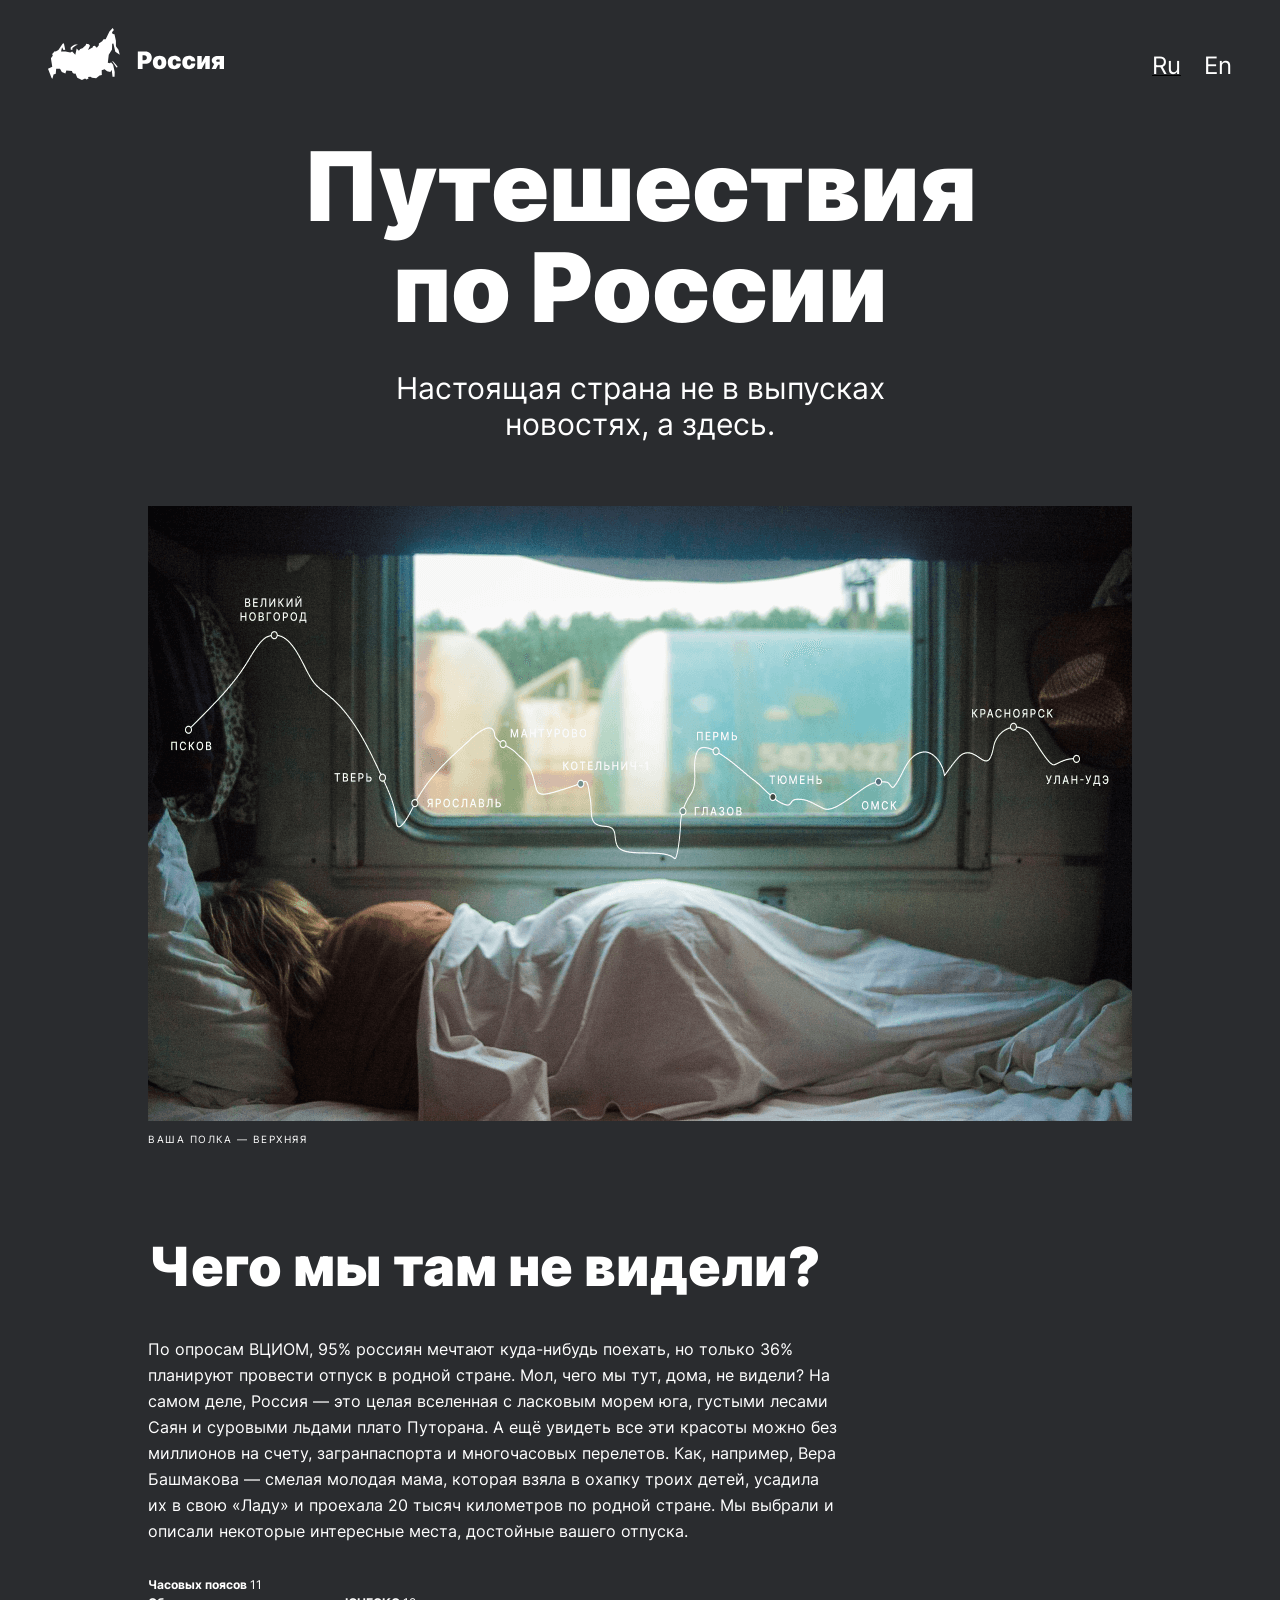
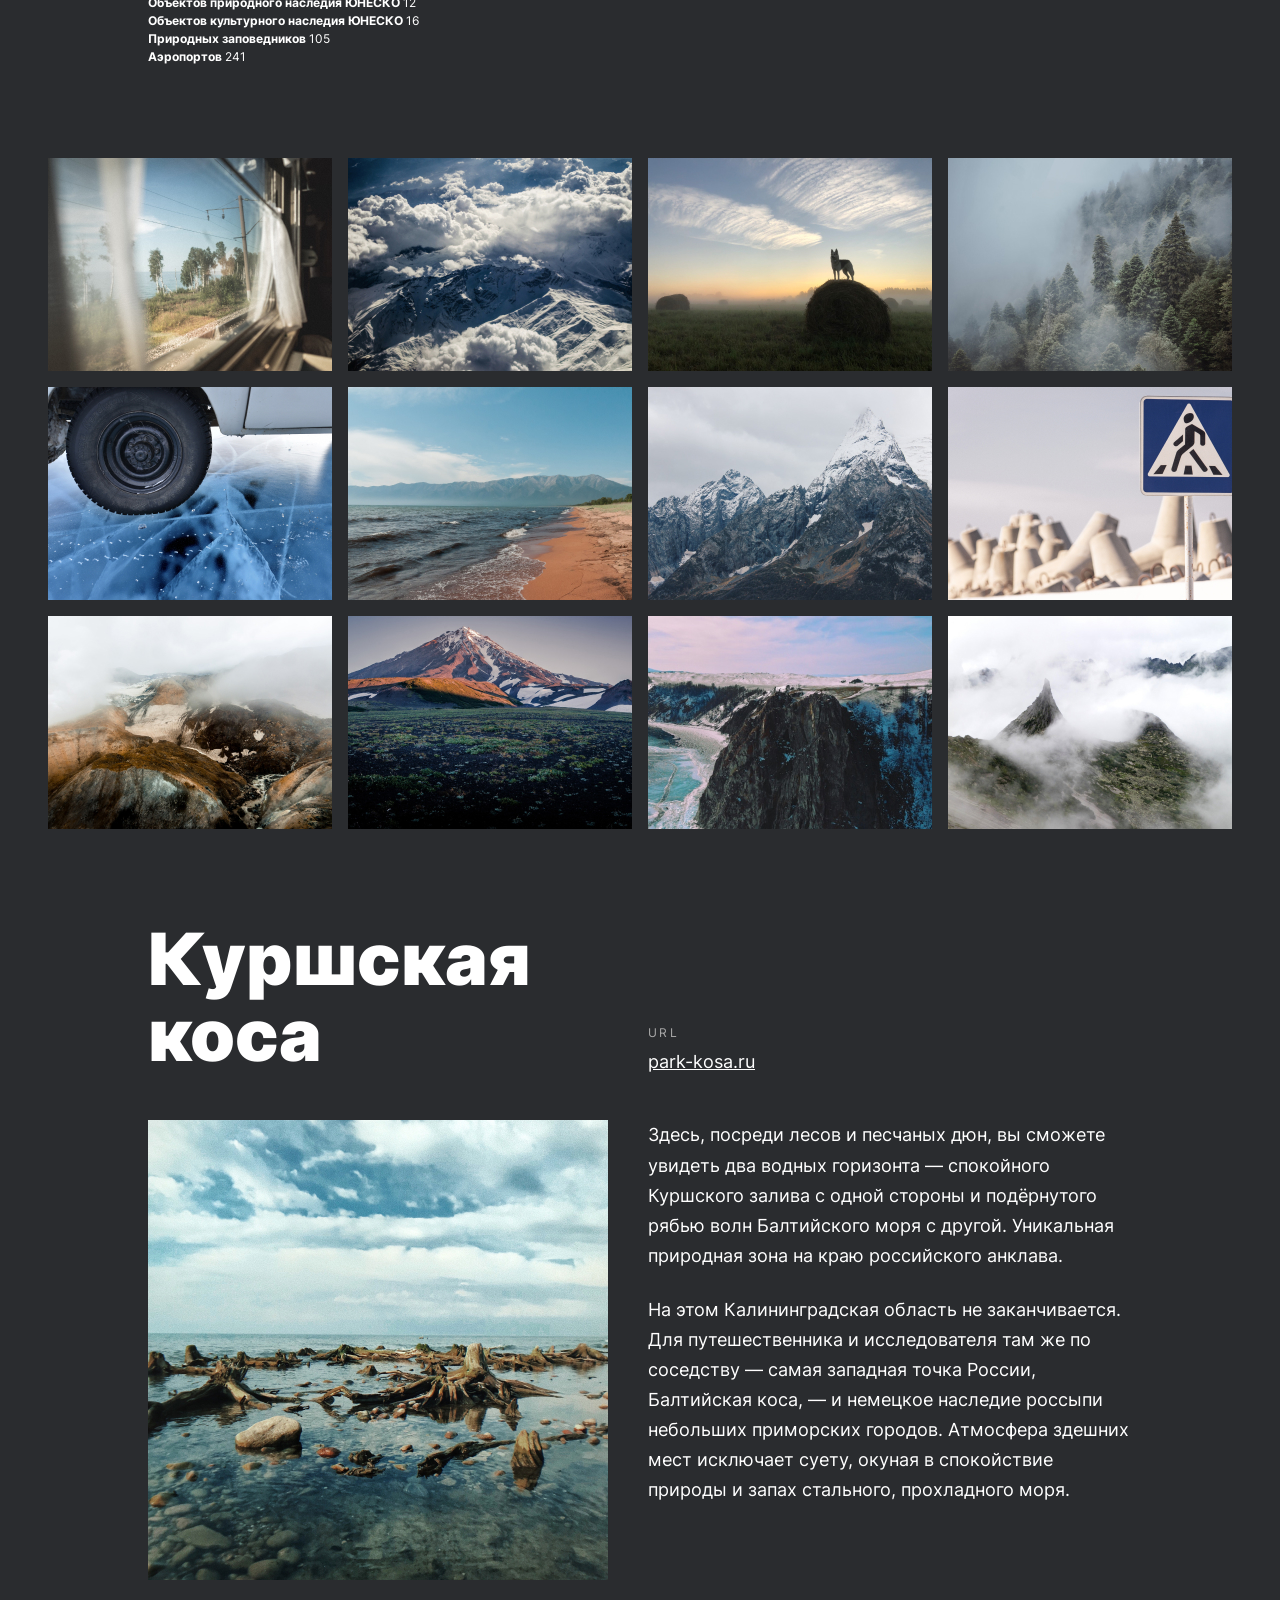
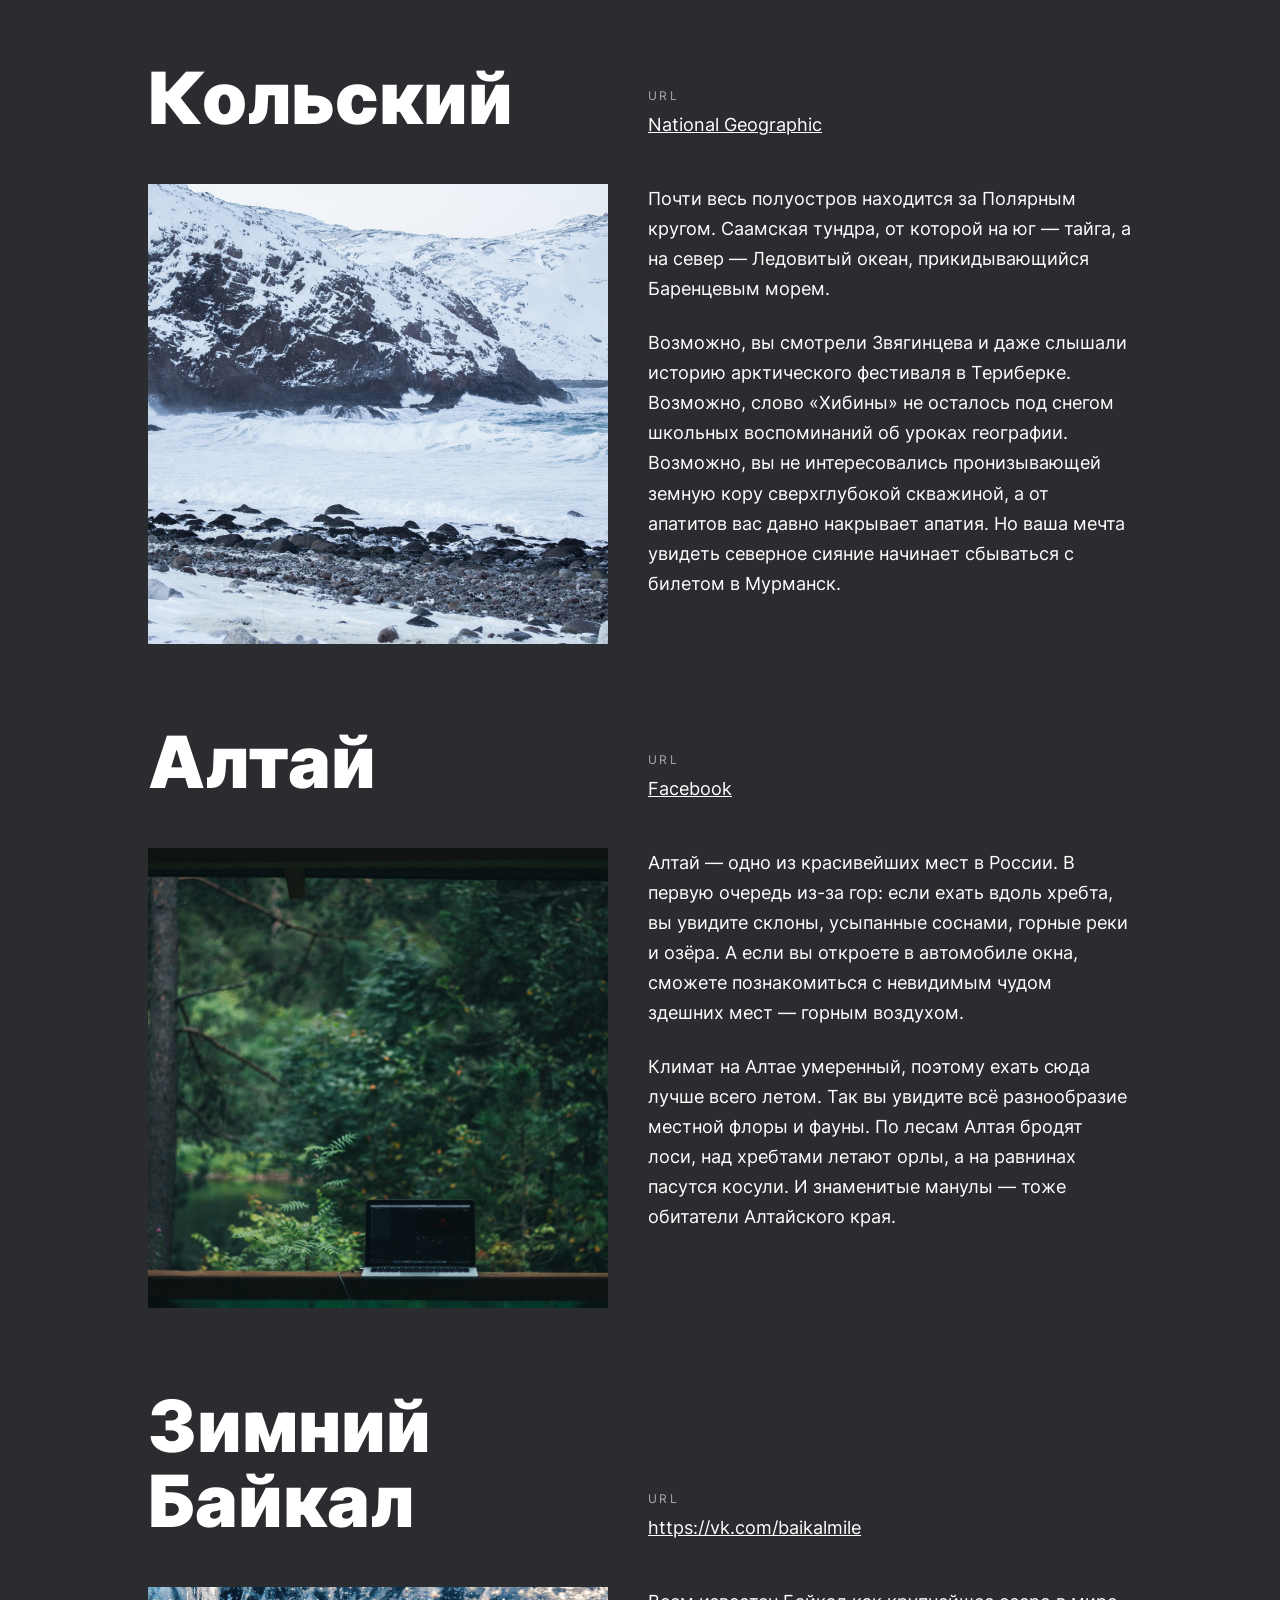
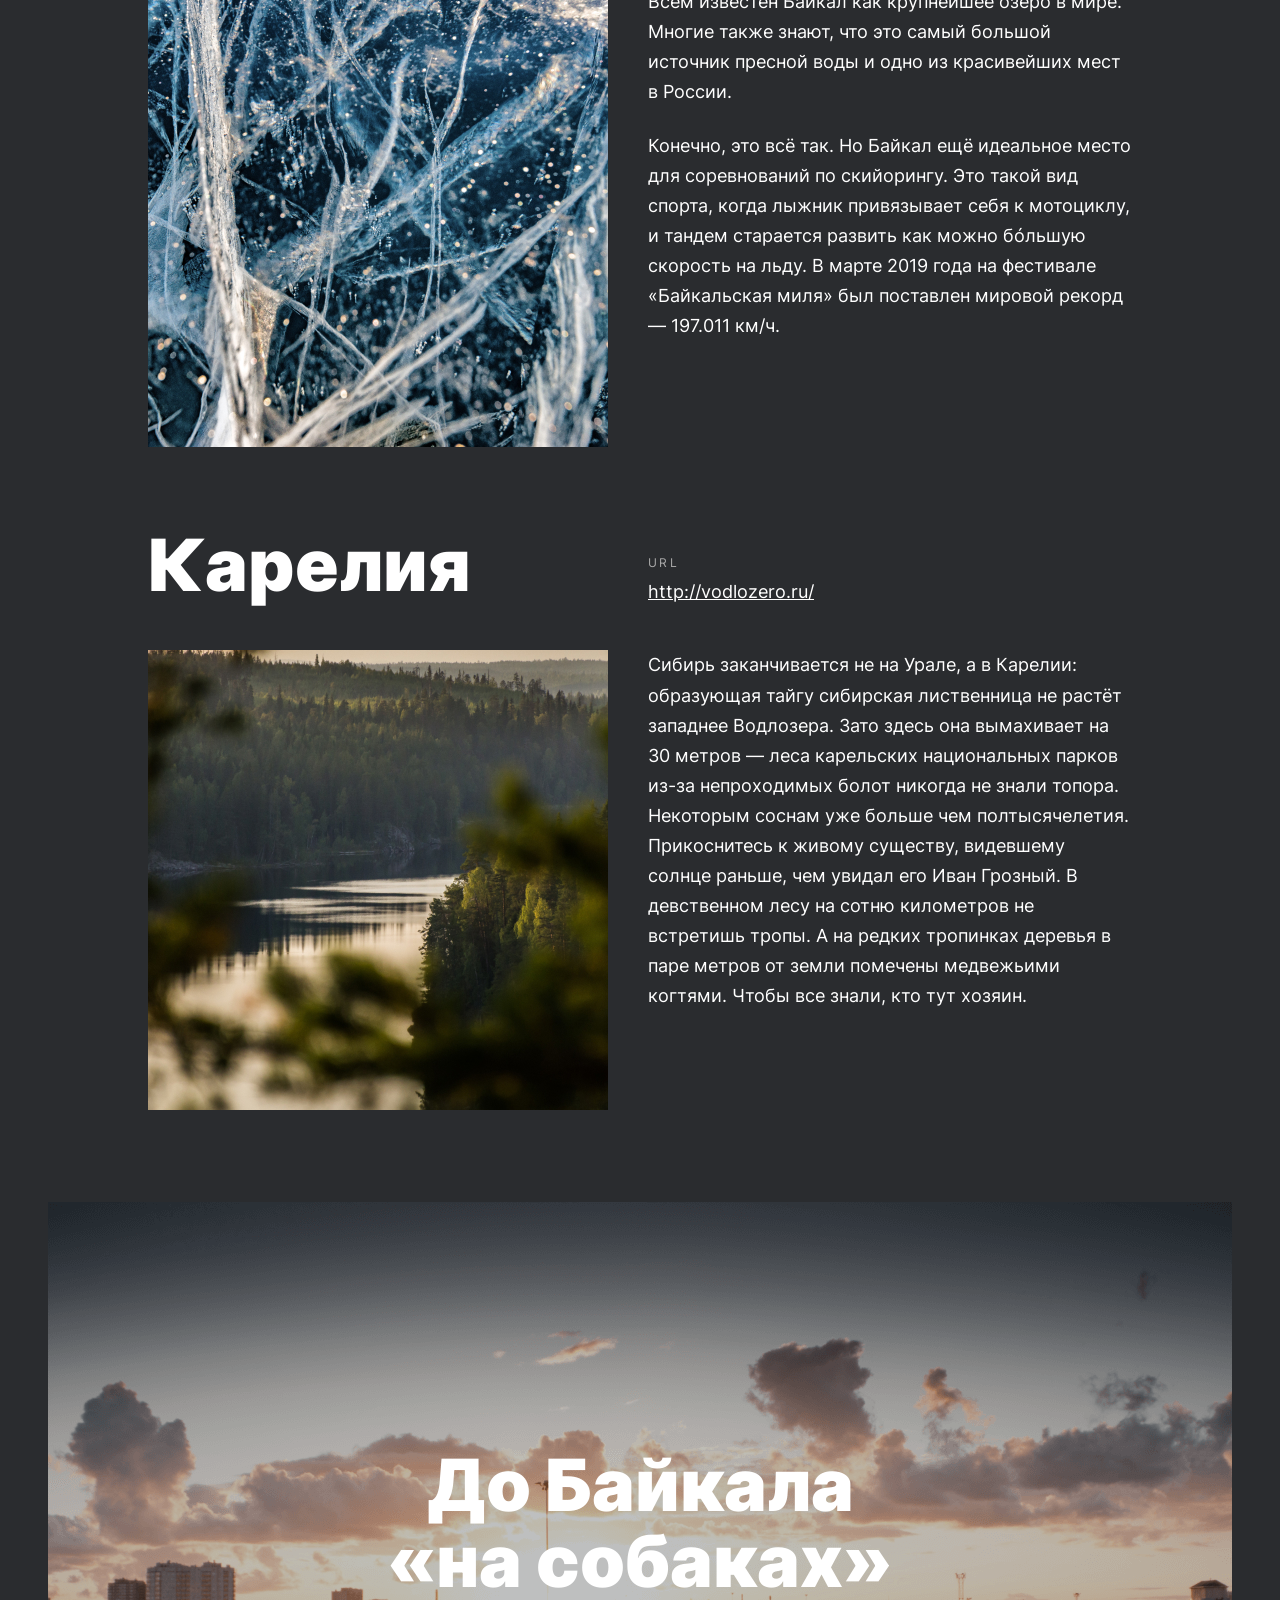
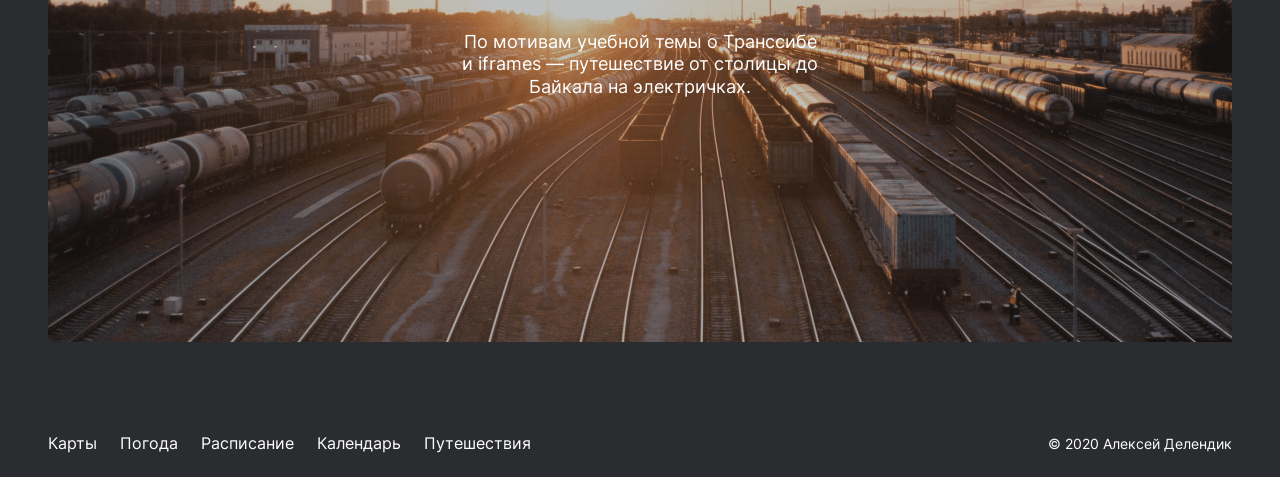
<file: index.html>
<!DOCTYPE html>
<html lang="ru">
<head>
  <meta charset="UTF-8">
  <meta name="viewport" content="width=device-width, initial-scale=1"> 
  <title>Путешествия по России</title>
  <link rel='stylesheet' href="./pages/index.css">
</head>
<body>
  <div class="page">
    <header class="header">
      <div class="header__logo"></div>
      <ul class="header__lang-links">
        <li class="header__lang-item header__lang-item_active"><a href="#" class="header__lang-link transparency">Ru</a></li>
        <li class="header__lang-item"><a href="english.html" class="header__lang-link transparency">En</a></li>
      </ul>
    </header>
    <main class="main">
      <section class="lead">
        <h1 class="lead__title">Путешествия по России</h1>
        <p class="lead__subtitle">Настоящая страна не в выпусках новостях, а здесь.</p>
        <figure class="lead__figure">
          <img src="./images/map_with_route.png" alt="спящий человек на боковушке плацкарта и поверх карта маршрута" class="lead__image">
          <figcaption class="lead__caption">ваша полка — верхняя</figcaption>
        </figure>
      </section>

      <section class="intro">
        <h3 class="intro__title">Чего мы там не&nbsp;видели?</h3>
        <p class="intro__text">По опросам ВЦИОМ, 95% россиян мечтают куда-нибудь поехать, но только 36% планируют 
          провести отпуск в родной стране. Мол, чего мы тут, дома, не видели? На самом деле, Россия — это целая 
          вселенная с ласковым морем юга, густыми лесами Саян и суровыми льдами плато Путорана. А ещё увидеть все 
          эти красоты можно без миллионов на счету, загранпаспорта и многочасовых перелетов. Как, например, Вера 
          Башмакова — смелая молодая мама, которая взяла в охапку троих детей, усадила их в свою «Ладу» и проехала 
          20 тысяч километров по родной стране. Мы выбрали и описали некоторые интересные места, достойные вашего отпуска.</p>
        <ul class="intro__list">
          <li class="intro__list-item">Часовых поясов <span class="intro__list-number">11</span></li>
          <li class="intro__list-item">Объектов природного наследия ЮНЕСКО <span class="intro__list-number">12</span></li>
          <li class="intro__list-item">Объектов культурного наследия ЮНЕСКО <span class="intro__list-number">16</span></li>
          <li class="intro__list-item">Природных заповедников <span class="intro__list-number">105</span></li>
          <li class="intro__list-item">Аэропортов <span class="intro__list-number">241</span></li>
        </ul>
      </section>

      <div class="photo-grid">
        <img src="./images/view_from_the_train.jpg" alt="вид из окна поезда" class="photo-grid__item">
        <img src="./images/tops_of_the_mountines.jpg" alt="виршины гор" class="photo-grid__item">
        <img src="./images/wolf_on_the_rock.jpg" alt="волк на скале" class="photo-grid__item">
        <img src="./images/trees_in_the_fog.jpg" alt="деревья в тумане" class="photo-grid__item">
        <img src="./images/the_wheel_of_a_car_on_ice.jpg" alt="колесо манины на льду" class="photo-grid__item">
        <img src="./images/ocean.jpg" alt="океан" class="photo-grid__item">
        <img src="./images/mountines.jpg" alt="горы" class="photo-grid__item">
        <img src="./images/pedestrian_crossing_sign.jpg" alt="знак пешеходного перехода" class="photo-grid__item">
        <img src="./images/descent_from_the_mountain.jpg" alt="спуск с горы" class="photo-grid__item">
        <img src="./images/mountin_with_field.jpg" alt="поле и горы на заднем плане" class="photo-grid__item">
        <img src="./images/rock_and_part_of_the_ocean.jpg" alt="скала и кусок океана" class="photo-grid__item">
        <img src="./images/tops_of_the_mountines_in_the_fog.jpg" alt="вершины гор в тумане" class="photo-grid__item">
      </div>

      <div class="places">
        <article class="place">
          <h4 class="place__title">Куршская коса</h4>
          <div class="place__website">
            <p class="place__url-heading">URL</p>
            <a href="http://park-kosa.ru" target="_blank" class="place__link transparency">park-kosa.ru</a>
          </div>
          <img src="./images/kurshskaya_kosa.jpg" alt="Куршская коса" class="place__image">
          <div class="place__paragraphs">
            <p class="place__paragraph">Здесь, посреди лесов и песчаных дюн, вы сможете увидеть два водных горизонта — 
              спокойного Куршского залива с одной стороны и подёрнутого рябью волн Балтийского моря с другой. Уникальная 
              природная зона на краю российского анклава.</p>
            <p class="place__paragraph">На этом Калининградская область не заканчивается. Для путешественника и 
              исследователя там же по соседству — самая западная точка России, Балтийская коса, — и немецкое наследие 
              россыпи небольших приморских городов. Атмосфера здешних мест исключает суету, окуная в спокойствие природы 
              и запах стального, прохладного моря.</p>
          </div>
        </article>
        <article class="place">
          <h4 class="place__title">Кольский</h4>
          <div class="place__website">
            <p class="place__url-heading">URL</p>
            <a href="https://yourshot.nationalgeographic.com/photos/?keywords=kolskiy" target="_blank" class="place__link transparency">National Geographic</a>
          </div>
          <img src="./images/kolskiy.jpg" alt="скалы в снегу" class="place__image">
          <div class="place__paragraphs">
            <p class="place__paragraph">Почти весь полуостров находится за Полярным кругом. Саамская тундра, от которой на юг — 
              тайга, а на север — Ледовитый океан, прикидывающийся Баренцевым морем.</p>
            <p class="place__paragraph">Возможно, вы смотрели Звягинцева и даже слышали историю арктического фестиваля в Териберке. 
              Возможно, слово «Хибины» не осталось под снегом школьных воспоминаний об уроках географии. Возможно, вы не интересовались 
              пронизывающей земную кору сверхглубокой скважиной, а от апатитов вас давно накрывает апатия. Но ваша мечта увидеть северное 
              сияние начинает сбываться с билетом в Мурманск.</p>
          </div>
        </article>
        <article class="place">
          <h4 class="place__title">Алтай</h4>
          <div class="place__website">
            <p class="place__url-heading">URL</p>
            <a href="https://www.facebook.com/vera.bashmakova/posts/10156011613718822" target="_blank" class="place__link transparency">Facebook</a>
          </div>
          <img src="./images/altay.jpg" alt="лес" class="place__image">
          <div class="place__paragraphs">
            <p class="place__paragraph">Алтай — одно из красивейших мест в России. 
              В первую очередь из-за гор: если ехать вдоль хребта, вы увидите склоны, усыпанные соснами, горные реки и озёра. 
              А если вы откроете в автомобиле окна, сможете познакомиться с невидимым чудом здешних мест — горным воздухом.</p>
            <p class="place__paragraph">Климат на Алтае умеренный, поэтому ехать сюда лучше всего летом. Так вы увидите всё разнообразие 
              местной флоры и фауны. По лесам Алтая бродят лоси, над хребтами летают орлы, а на равнинах пасутся косули. И знаменитые 
              манулы — тоже обитатели Алтайского края.</p>
          </div>
        </article>
        <article class="place">
          <h4 class="place__title">Зимний Байкал</h4>
          <div class="place__website">
            <p class="place__url-heading">URL</p>
            <a href="https://vk.com/baikalmile" target="_blank" class="place__link transparency">https://vk.com/baikalmile</a>
          </div>
          <img src="./images/winter_baykal.jpg" alt="лёд" class="place__image">
          <div class="place__paragraphs">
            <p class="place__paragraph">Всем известен Байкал как крупнейшее озеро 
              в мире. Многие также знают, что это самый большой источник пресной воды и одно из красивейших мест в России.</p>
            <p class="place__paragraph">Конечно, это всё так. Но Байкал ещё идеальное место для соревнований по скийорингу. Это такой 
              вид спорта, когда лыжник привязывает себя к мотоциклу, и тандем старается развить как можно бóльшую скорость на льду. 
              В марте 2019 года на фестивале «Байкальская миля» был поставлен мировой рекорд — 197.011 км/ч.</p>
          </div>
        </article>
        <article class="place">
          <h4 class="place__title">Карелия</h4>
          <div class="place__website">
            <p class="place__url-heading">URL</p>
            <a href="http://vodlozero.ru/" target="_blank" class="place__link transparency">http://vodlozero.ru/</a>
          </div>
          <img src="./images/kareliya.jpg" alt="озеро в лесу" class="place__image">
          <div class="place__paragraphs">
            <p class="place__paragraph">Сибирь заканчивается не на Урале, а в Карелии: образующая тайгу сибирская лиственница не растёт западнее Водлозера. 
              Зато здесь она вымахивает на 30 метров — леса карельских национальных парков из-за непроходимых болот никогда не знали топора. Некоторым 
              соснам уже больше чем полтысячелетия. Прикоснитесь к живому существу, видевшему солнце раньше, чем увидал его Иван Грозный. 
              В девственном лесу на сотню километров не встретишь тропы. А на редких тропинках деревья 
              в паре метров от земли помечены медвежьими когтями. Чтобы все знали, кто тут хозяин.</p>
          </div>
        </article>
      </div>

      <section class="cover">
        <a href="https://stampsy.com/na-elektrichkakh-do-baikala" target="_blank" class="cover__link">
          <h4 class="cover__title">До Байкала «на&nbsp;собаках»</h4>
          <p class="cover__subtitle">По мотивам учебной темы о Транссибе и iframes — путешествие от столицы до Байкала на 
              электричках.</p>
        </a>
      </section>
    </main>
    <footer class="footer">
      <nav class="footer__navigation">
        <ul class="footer__links">
          <li class="footer__item"><a href="https://yandex.ru/maps" target="_blank" class="footer__link transparency">Карты</a></li>
          <li class="footer__item"><a href="https://yandex.ru/pogoda" target="_blank" class="footer__link transparency">Погода</a></li>
          <li class="footer__item"><a href="https://rasp.yandex.ru" target="_blank" class="footer__link transparency">Расписание</a></li>
          <li class="footer__item"><a href="https://calendar.yandex.ru" target="_blank" class="footer__link transparency">Календарь</a></li>
          <li class="footer__item"><a href="https://travel.yandex.ru" target="_blank" class="footer__link transparency">Путешествия</a></li>
        </ul>
      </nav>
      <p class="footer__copyright">
        &copy; 2020 Алексей Делендик
      </p>
    </footer>
  </div>
</body>
</html>
</file>
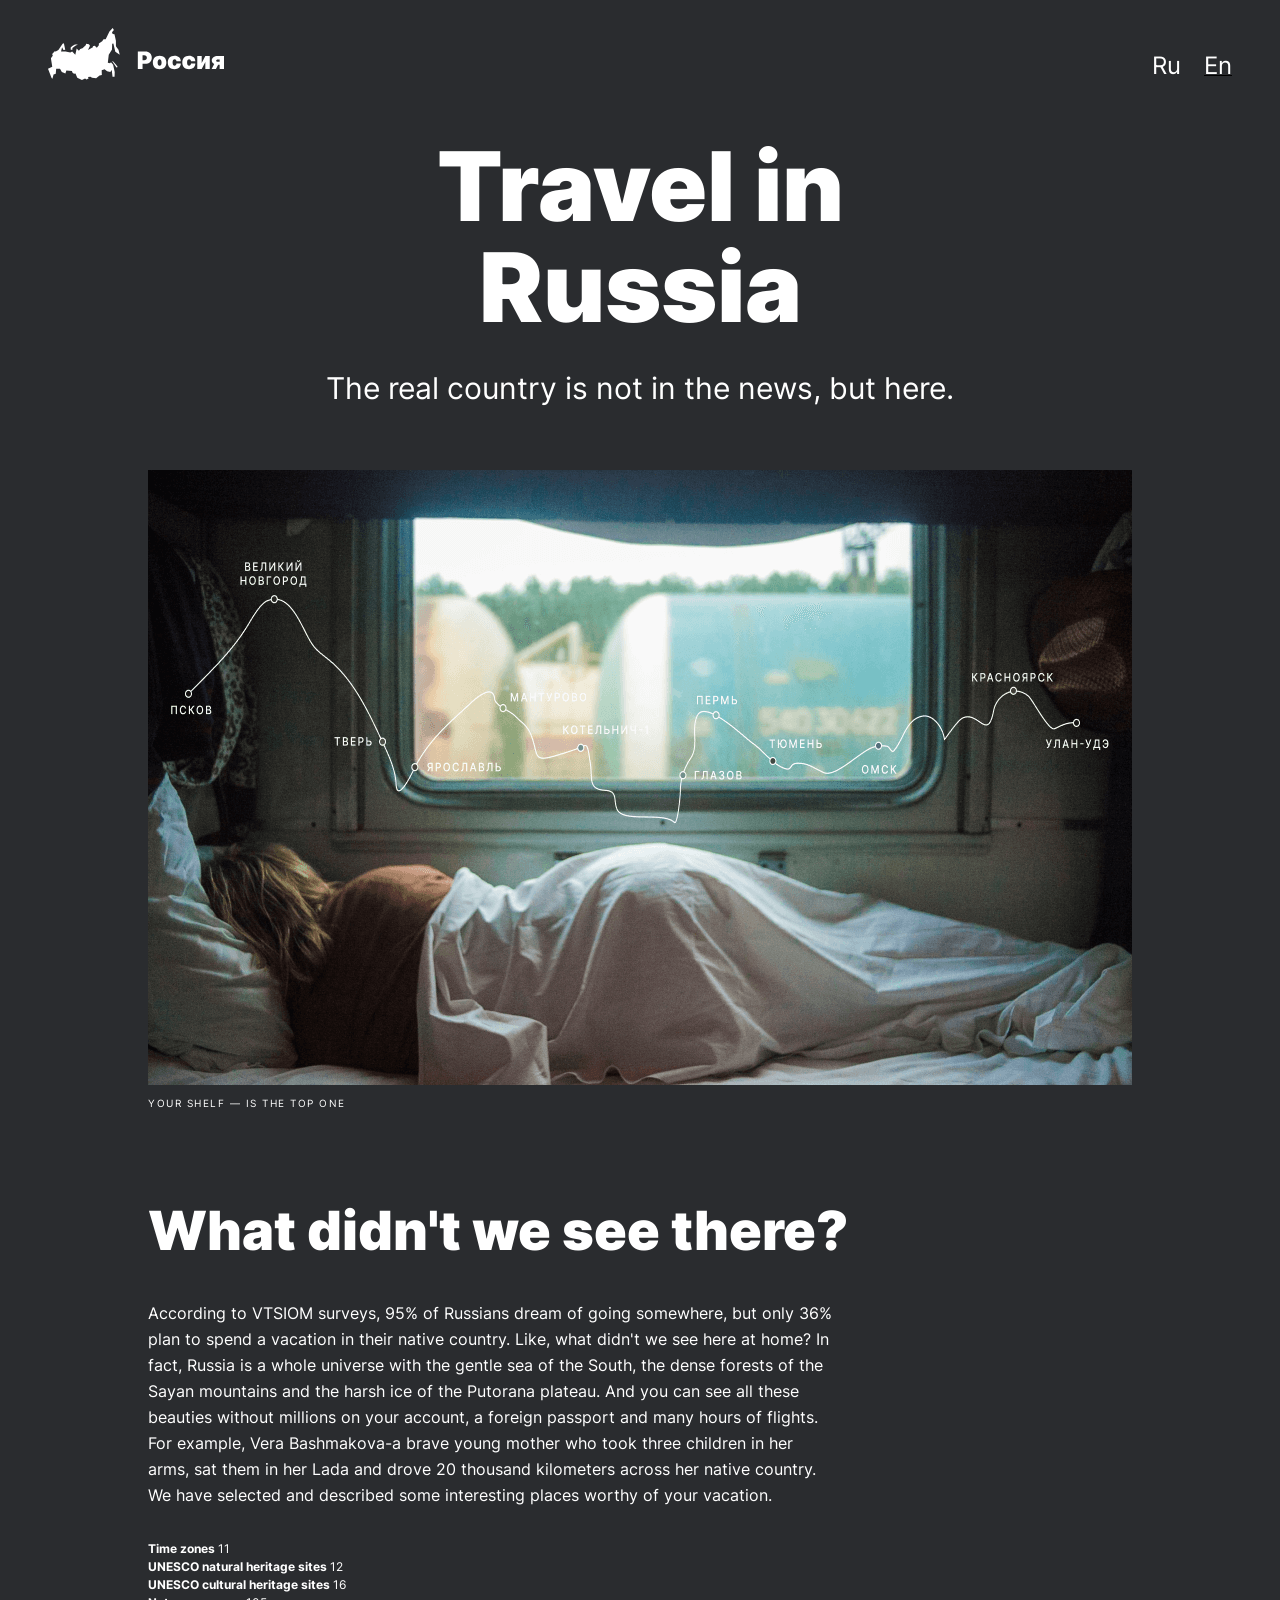
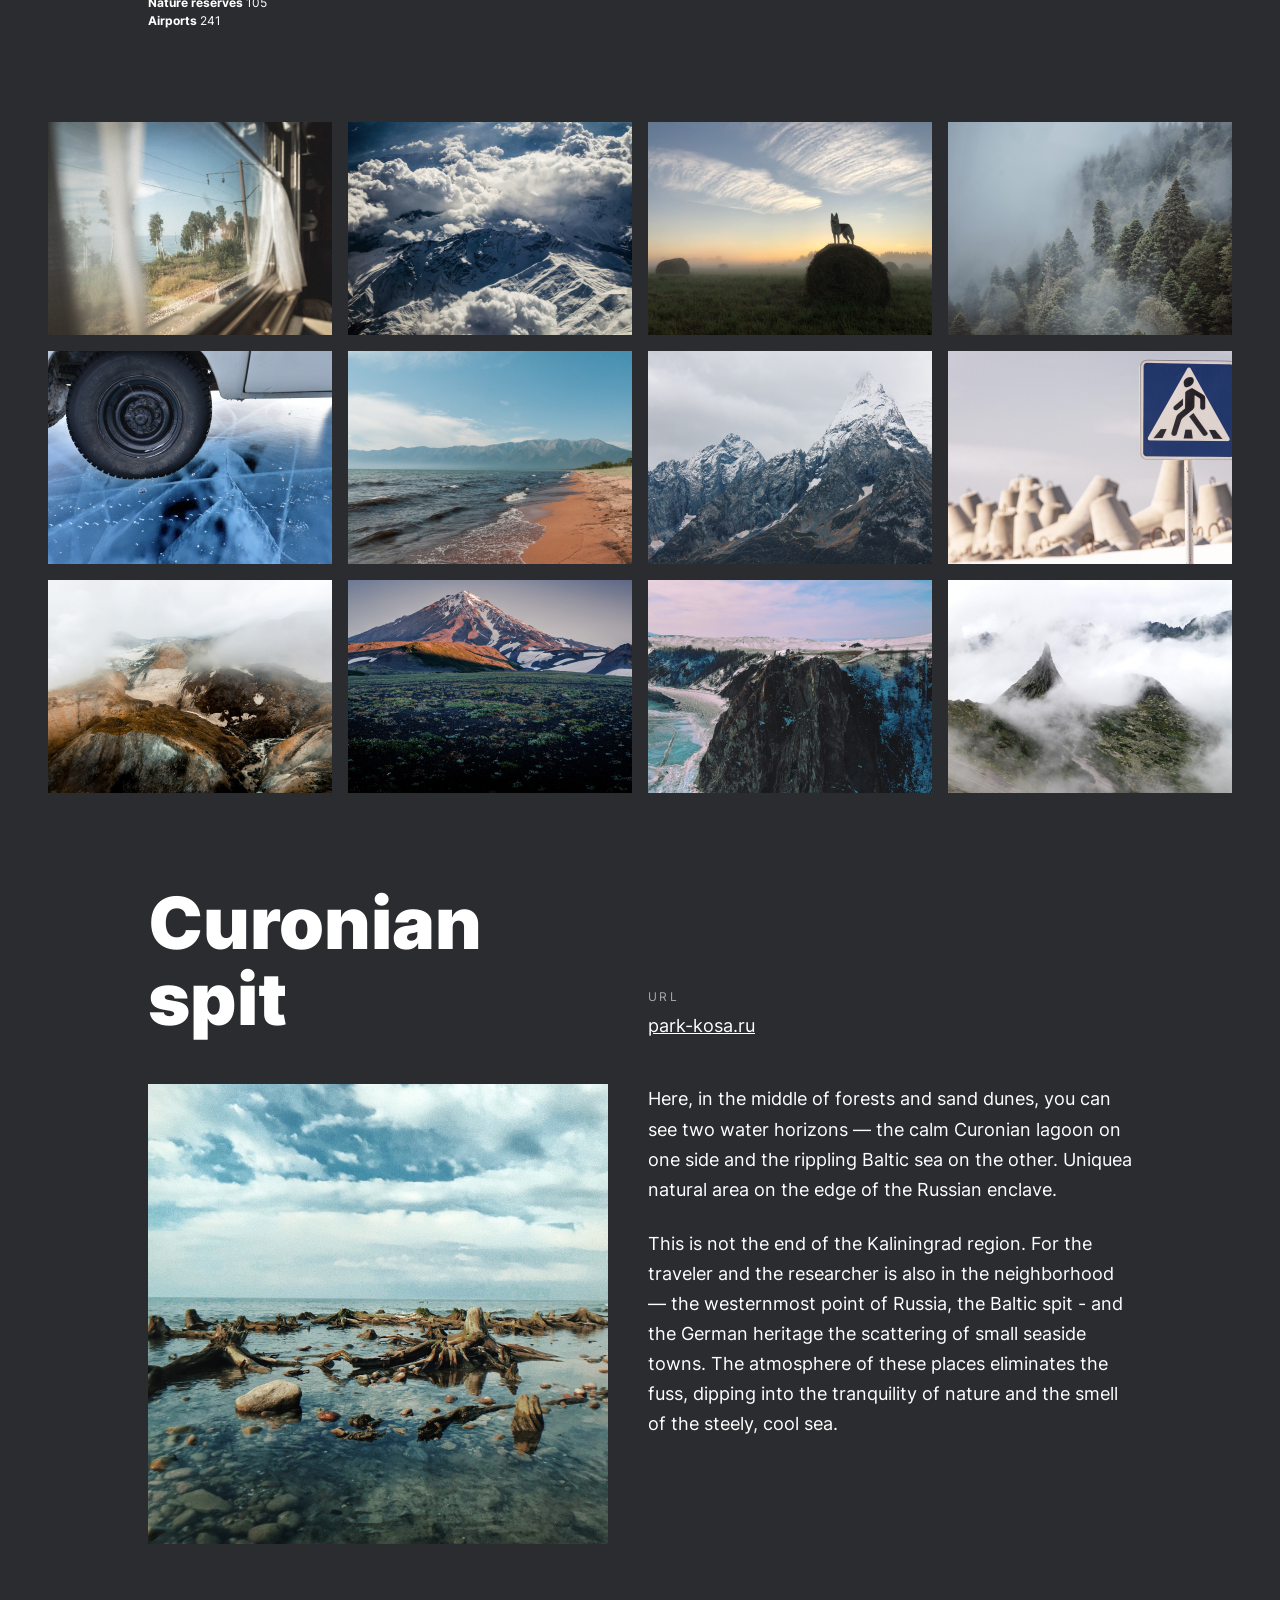
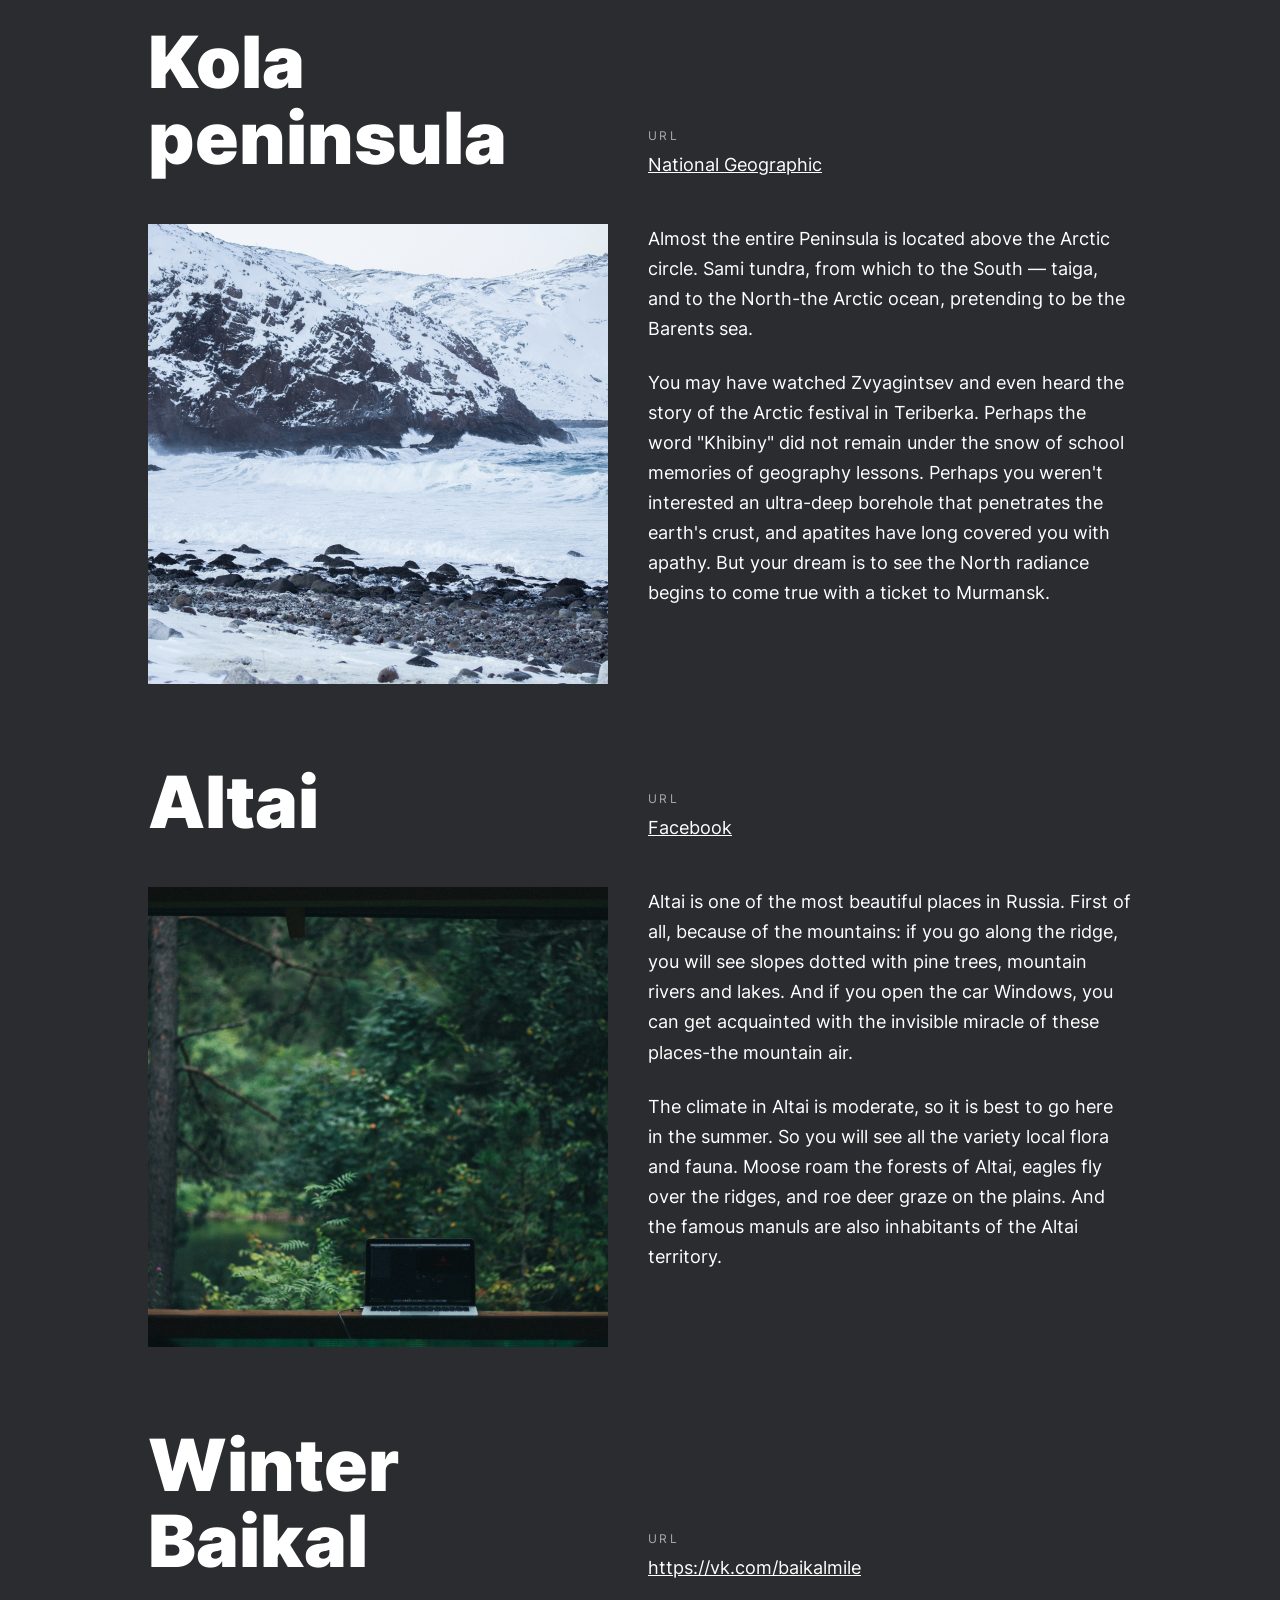
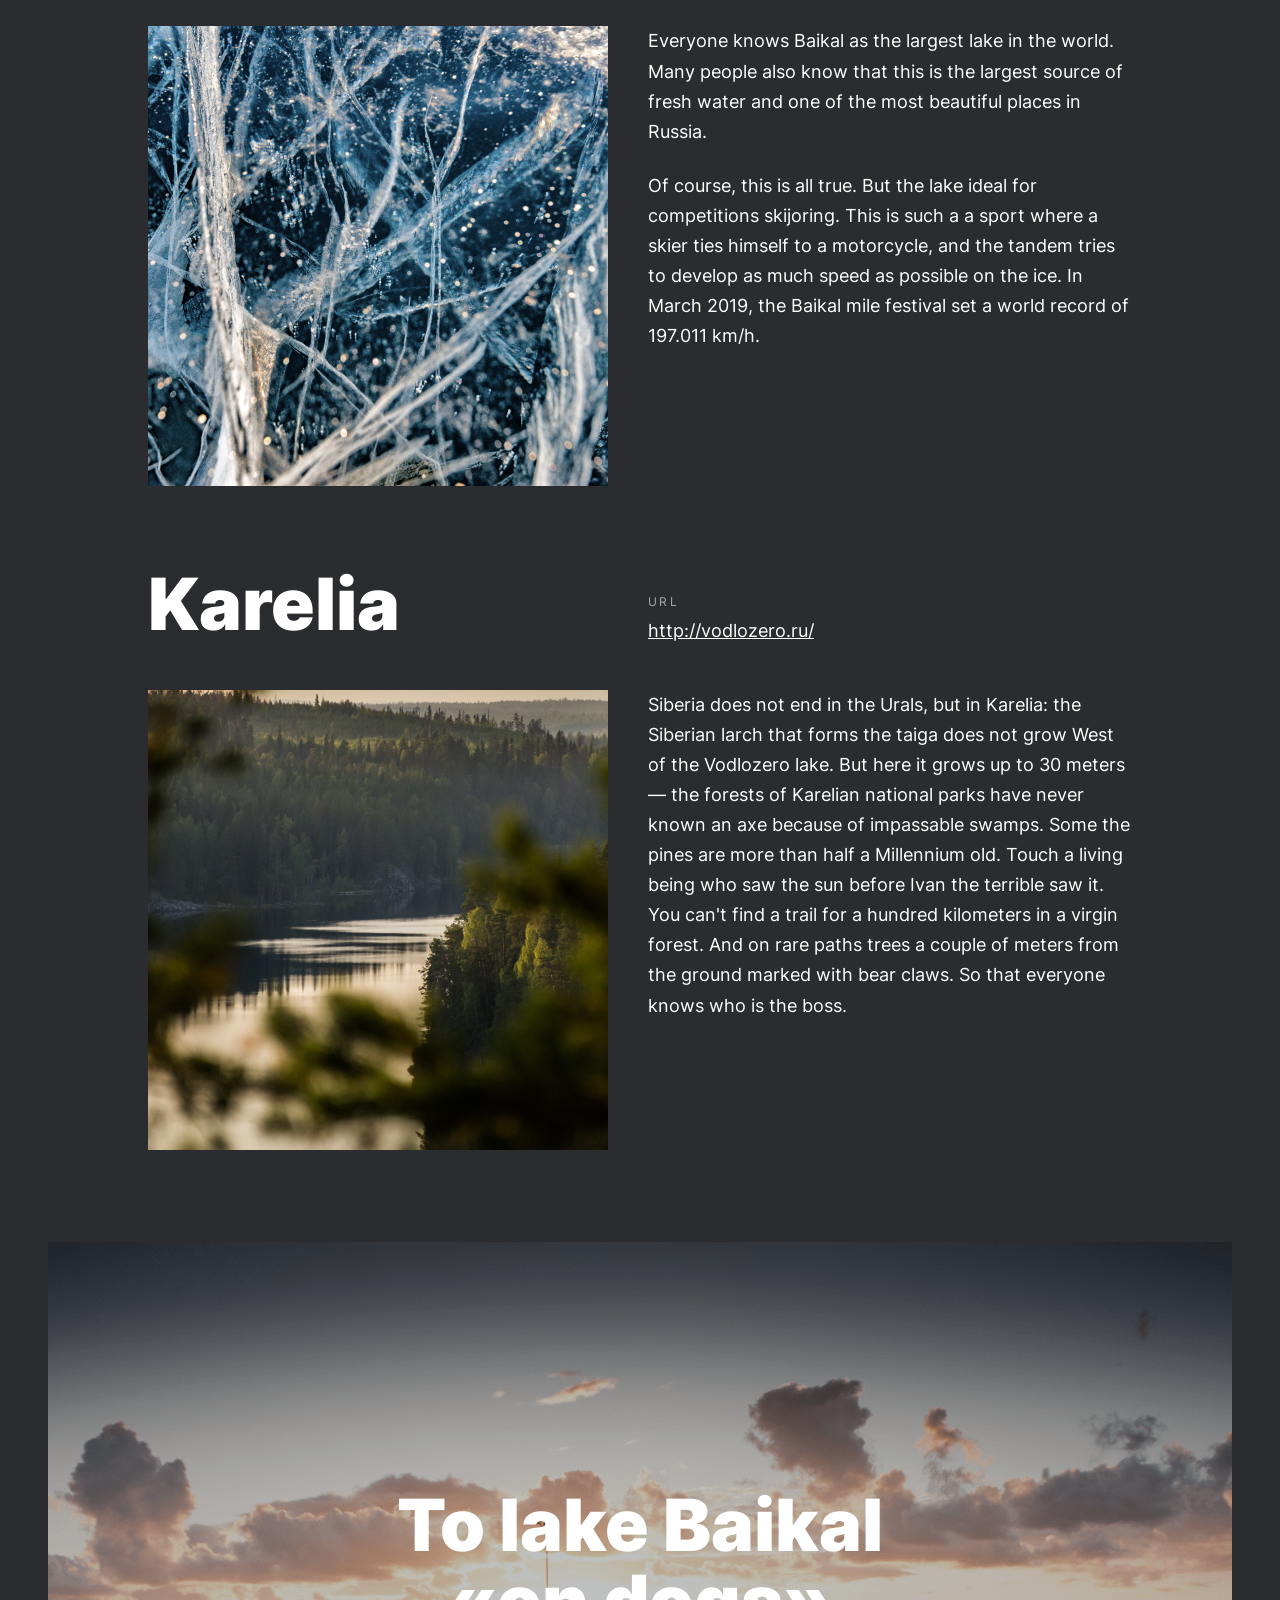
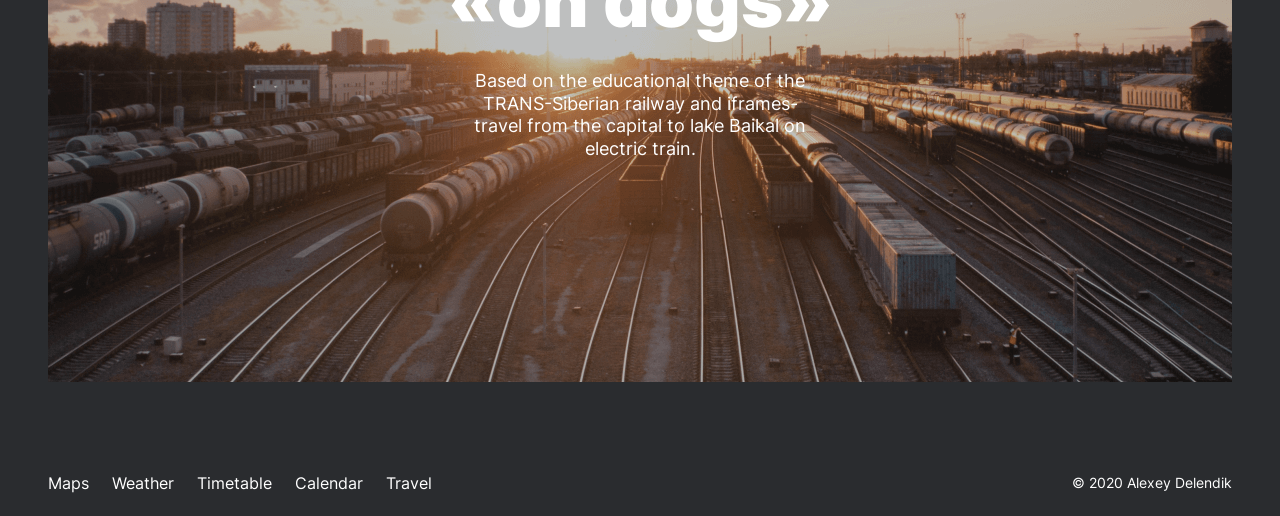
<file: english.html>
<!DOCTYPE html>
<html lang="en">
<head>
  <meta charset="UTF-8">
  <meta name="viewport" content="width=device-width, initial-scale=1"> 
  <title>Travel in Russia</title>
  <link rel='stylesheet' href="./pages/index.css">
</head>
<body>
  <div class="page">
    <header class="header">
      <div class="header__logo"></div>
      <ul class="header__lang-links">
        <li class="header__lang-item"><a href="index.html" class="header__lang-link transparency">Ru</a></li>
        <li class="header__lang-item header__lang-item_active"><a href="#" class="header__lang-link transparency">En</a></li>
      </ul>
    </header>
    <main class="main">
      <section class="lead">
        <h1 class="lead__title">Travel in Russia</h1>
        <p class="lead__subtitle">The real country is not in the news, but here.</p>
        <figure class="lead__figure">
          <img src="./images/map_with_route.png" alt="sleeping person in train and on top of the picture route map" class="lead__image">
          <figcaption class="lead__caption">your shelf — is the top one</figcaption>
        </figure>
      </section>

      <section class="intro">
        <h3 class="intro__title">What&nbsp;didn't&nbsp;we&nbsp;see&nbsp;there?</h3>
        <p class="intro__text">According to VTSIOM surveys, 95% of Russians dream of going somewhere, but only 36% plan to spend a vacation 
          in their native country. Like, what didn't we see here at home? In fact, Russia is a whole universe with the gentle sea of the South, 
          the dense forests of the Sayan mountains and the harsh ice of the Putorana plateau. And you can see all these beauties without millions 
          on your account, a foreign passport and many hours of flights. For example, Vera Bashmakova-a brave young mother who took three children 
          in her arms, sat them in her Lada and drove 20 thousand kilometers across her native country. We have selected and described some 
          interesting places worthy of your vacation.</p>
        <ul class="intro__list">
          <li class="intro__list-item">Time zones <span class="intro__list-number">11</span></li>
          <li class="intro__list-item">UNESCO natural heritage sites <span class="intro__list-number">12</span></li>
          <li class="intro__list-item">UNESCO cultural heritage sites <span class="intro__list-number">16</span></li>
          <li class="intro__list-item">Nature reserves <span class="intro__list-number">105</span></li>
          <li class="intro__list-item">Airports <span class="intro__list-number">241</span></li>
        </ul>
      </section>

      <div class="photo-grid">
        <img src="./images/view_from_the_train.jpg" alt="view from the window of train" class="photo-grid__item">
        <img src="./images/tops_of_the_mountines.jpg" alt="tops of mountines" class="photo-grid__item">
        <img src="./images/wolf_on_the_rock.jpg" alt="wolf on the rock" class="photo-grid__item">
        <img src="./images/trees_in_the_fog.jpg" alt="trees in the fog" class="photo-grid__item">
        <img src="./images/the_wheel_of_a_car_on_ice.jpg" alt="the wheel of a car on ice" class="photo-grid__item">
        <img src="./images/ocean.jpg" alt="ocean" class="photo-grid__item">
        <img src="./images/mountines.jpg" alt="mountines" class="photo-grid__item">
        <img src="./images/pedestrian_crossing_sign.jpg" alt="pedestrian crossing sign" class="photo-grid__item">
        <img src="./images/descent_from_the_mountain.jpg" alt="descent from the mountine" class="photo-grid__item">
        <img src="./images/mountin_with_field.jpg" alt="mountines with field" class="photo-grid__item">
        <img src="./images/rock_and_part_of_the_ocean.jpg" alt="rock and part of the ocean" class="photo-grid__item">
        <img src="./images/tops_of_the_mountines_in_the_fog.jpg" alt="tops of the mountines in the fog" class="photo-grid__item">
      </div>

      <div class="places">
        <article class="place">
          <h4 class="place__title">Curonian spit</h4>
          <div class="place__website">
            <p class="place__url-heading">URL</p>
            <a href="http://park-kosa.ru" target="_blank" class="place__link transparency">park-kosa.ru</a>
          </div>
          <img src="./images/kurshskaya_kosa.jpg" alt="Curonian spit" class="place__image">
          <div class="place__paragraphs">
            <p class="place__paragraph">Here, in the middle of forests and sand dunes, you can see two water horizons —
              the calm Curonian lagoon on one side and the rippling Baltic sea on the other. Uniquea natural area on the edge of the Russian enclave.</p>
            <p class="place__paragraph">This is not the end of the Kaliningrad region. For the traveler and
              the researcher is also in the neighborhood — the westernmost point of Russia, the Baltic spit - and the German heritage
              the scattering of small seaside towns. The atmosphere of these places eliminates the fuss, dipping into the tranquility of nature
              and the smell of the steely, cool sea.</p>
          </div>
        </article>
        <article class="place">
          <h4 class="place__title">Kola peninsula</h4>
          <div class="place__website">
            <p class="place__url-heading">URL</p>
            <a href="https://yourshot.nationalgeographic.com/photos/?keywords=kolskiy" target="_blank" class="place__link transparency">National Geographic</a>
          </div>
          <img src="./images/kolskiy.jpg" alt="rocks in snow" class="place__image">
          <div class="place__paragraphs">
            <p class="place__paragraph">Almost the entire Peninsula is located above the Arctic circle. Sami tundra, from which to the South —
              taiga, and to the North-the Arctic ocean, pretending to be the Barents sea.</p>
            <p class="place__paragraph">You may have watched Zvyagintsev and even heard the story of the Arctic festival in Teriberka.
              Perhaps the word "Khibiny" did not remain under the snow of school memories of geography lessons. Perhaps you weren't interested
              an ultra-deep borehole that penetrates the earth's crust, and apatites have long covered you with apathy. But your dream is to see the North
              radiance begins to come true with a ticket to Murmansk.</p>
          </div>
        </article>
        <article class="place">
          <h4 class="place__title">Altai</h4>
          <div class="place__website">
            <p class="place__url-heading">URL</p>
            <a href="https://www.facebook.com/vera.bashmakova/posts/10156011613718822" target="_blank" class="place__link transparency">Facebook</a>
          </div>
          <img src="./images/altay.jpg" alt="forest" class="place__image">
          <div class="place__paragraphs">
            <p class="place__paragraph">Altai is one of the most beautiful places in Russia.
              First of all, because of the mountains: if you go along the ridge, you will see slopes dotted with pine trees, mountain rivers and lakes.
              And if you open the car Windows, you can get acquainted with the invisible miracle of these places-the mountain air.</p>
            <p class="place__paragraph">The climate in Altai is moderate, so it is best to go here in the summer. So you will see all the variety
              local flora and fauna. Moose roam the forests of Altai, eagles fly over the ridges, and roe deer graze on the plains. And the famous
              manuls are also inhabitants of the Altai territory.</p>
          </div>
        </article>
        <article class="place">
          <h4 class="place__title">Winter Baikal</h4>
          <div class="place__website">
            <p class="place__url-heading">URL</p>
            <a href="https://vk.com/baikalmile" target="_blank" class="place__link transparency">https://vk.com/baikalmile</a>
          </div>
          <img src="./images/winter_baykal.jpg" alt="ice" class="place__image">
          <div class="place__paragraphs">
            <p class="place__paragraph">Everyone knows Baikal as the largest lake
              in the world. Many people also know that this is the largest source of fresh water and one of the most beautiful places in Russia.</p>
            <p class="place__paragraph">Of course, this is all true. But the lake ideal for competitions skijoring. This is such a
              a sport where a skier ties himself to a motorcycle, and the tandem tries to develop as much speed as possible on the ice.
              In March 2019, the Baikal mile festival set a world record of 197.011 km/h.</p>
          </div>
        </article>
        <article class="place">
          <h4 class="place__title">Karelia</h4>
          <div class="place__website">
            <p class="place__url-heading">URL</p>
            <a href="http://vodlozero.ru/" target="_blank" class="place__link transparency">http://vodlozero.ru/</a>
          </div>
          <img src="./images/kareliya.jpg" alt="lake in the forest" class="place__image">
          <div class="place__paragraphs">
            <p class="place__paragraph">Siberia does not end in the Urals, but in Karelia: the Siberian larch that forms the taiga does not grow West of the Vodlozero lake.
              But here it grows up to 30 meters — the forests of Karelian national parks have never known an axe because of impassable swamps. Some
              the pines are more than half a Millennium old. Touch a living being who saw the sun before Ivan the terrible saw it.
              You can't find a trail for a hundred kilometers in a virgin forest. And on rare paths trees
              a couple of meters from the ground marked with bear claws. So that everyone knows who is the boss.</p>
          </div>
        </article>
      </div>

      <section class="cover">
        <a href="https://stampsy.com/na-elektrichkakh-do-baikala" target="_blank" class="cover__link">
          <h4 class="cover__title">To lake Baikal «on&nbsp;dogs»</h4>
          <p class="cover__subtitle">Based on the educational theme of the TRANS-Siberian railway and iframes-travel from the capital to lake Baikal on
            electric train.</p>
        </a>
      </section>
    </main>
    <footer class="footer">
      <nav class="footer__navigation">
        <ul class="footer__links">
          <li class="footer__item"><a href="https://yandex.com/maps" target="_blank" class="footer__link transparency">Maps</a></li>
          <li class="footer__item"><a href="https://yandex.com/weather" target="_blank" class="footer__link transparency">Weather</a></li>
          <li class="footer__item"><a href="https://rasp.yandex.ru" target="_blank" class="footer__link transparency">Timetable</a></li>
          <li class="footer__item"><a href="https://calendar.yandex.com" target="_blank" class="footer__link transparency">Calendar</a></li>
          <li class="footer__item"><a href="https://travel.yandex.ru" target="_blank" class="footer__link transparency">Travel</a></li>
        </ul>
      </nav>
      <p class="footer__copyright">
        &copy; 2020 Alexey Delendik
      </p>
    </footer>
  </div>
</body>
</html>
</file>
<file: pages/index.css>
@import url(../vendor/normalize.css);
@import url(../vendor/fonts/fonts.css);
@import url(../blocks/page/page.css);
@import url(../blocks/transparency/transparency.css);
@import url(../blocks/header/header.css);
@import url(../blocks/link/link.css);
@import url(../blocks/lead/lead.css);
@import url(../blocks/intro/intro.css);
@import url(../blocks/photo-grid/photo-grid.css);
@import url(../blocks/places/places.css);
@import url(../blocks/place/place.css);
@import url(../blocks/cover/cover.css);
@import url(../blocks/footer/footer.css
</file>
